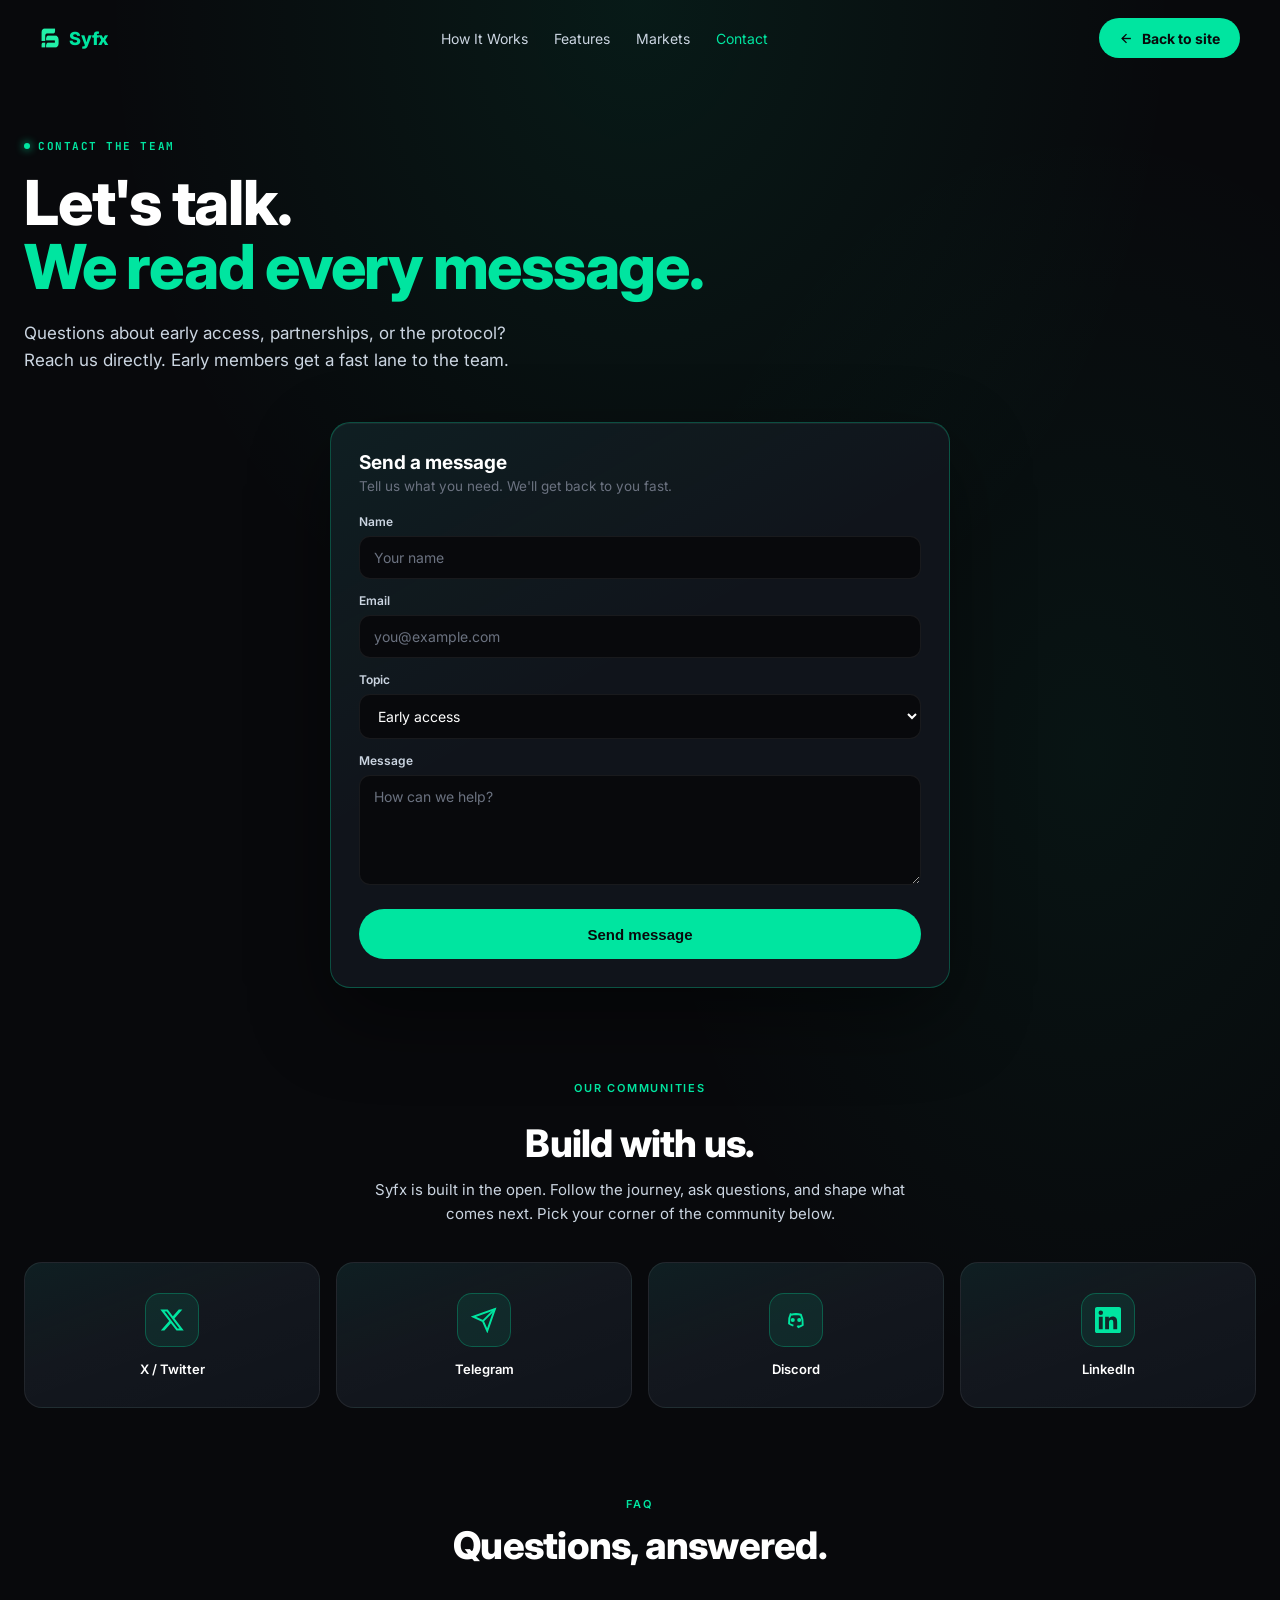
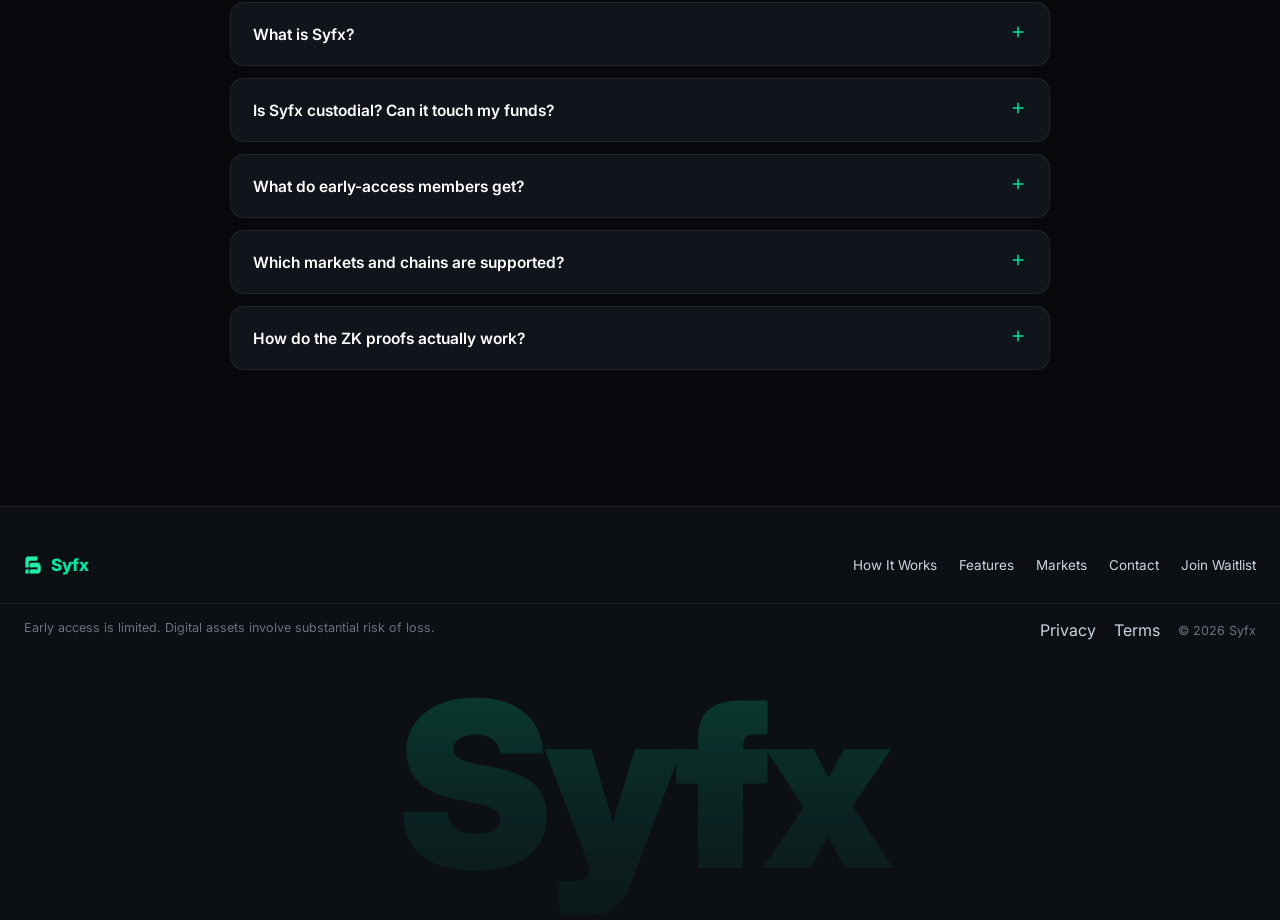
<file: contact.html>
<!-- @startingPoint section="Pages" subtitle="Syfx contact / reach-the-team page" viewport="1280x900" -->
<!DOCTYPE html>
<html lang="en">
<head>
<meta charset="utf-8" />
<meta name="viewport" content="width=device-width, initial-scale=1" />
<title>Contact | Syfx</title>
<link rel="icon" type="image/png" href="./assets/favicon.png" />
<meta property="og:title" content="Contact | Syfx" />
<meta property="og:description" content="Questions about early access, partnerships, or the protocol? Reach the Syfx team directly." />
<meta property="og:image" content="https://syfxfinance.com/assets/og-image.png" />
<meta property="og:url" content="https://syfxfinance.com/contact.html" />
<meta property="og:type" content="website" />
<meta name="twitter:card" content="summary_large_image" />
<meta name="twitter:image" content="https://syfxfinance.com/assets/og-image.png" />
<link rel="stylesheet" href="./styles.css" />
<style>
  :root {
    --k-page: #08090C; --k-surface: #0C0F14; --k-card: #10141B; --k-card-2: #0E1218;
    --k-border: rgba(255,255,255,0.07); --k-border-strong: rgba(255,255,255,0.10);
    --k-mint-border: rgba(0,229,160,0.28); --k-mint-tint: rgba(0,229,160,0.09);
  }
  html { overflow-x: clip; scrollbar-width: none; -ms-overflow-style: none; }
  html::-webkit-scrollbar { width: 0; height: 0; display: none; }
  * { box-sizing: border-box; }
  body { margin: 0; background:
      radial-gradient(60% 40% at 50% 0%, rgba(0,229,160,0.08), transparent 70%),
      radial-gradient(50% 36% at 85% 30%, rgba(0,229,160,0.05), transparent 70%),
      var(--k-page);
    color: var(--text-secondary); font-family: var(--font-sans); -webkit-font-smoothing: antialiased; }
  a { text-decoration: none; color: inherit; }

  /* nav */
  .nav { position: sticky; top: 0; z-index: 20; display: flex; align-items: center; justify-content: space-between;
    padding: 18px 40px;
    background: transparent; backdrop-filter: blur(0px); border-bottom: 1px solid transparent;
    transition: background .35s var(--ease-standard), backdrop-filter .35s var(--ease-standard), border-color .35s var(--ease-standard); }
  .nav.scrolled { background: rgba(8,9,12,0.86); backdrop-filter: blur(14px); border-bottom: 1px solid var(--k-border); }
  .nav-brand { display: flex; align-items: center; gap: 9px; }
  .nav-brand img { height: 22px; }
  .nav-brand b { color: var(--accent-mint); font-weight: 800; font-size: 18px; letter-spacing: -0.01em; }
  .nav-links { display: flex; gap: 26px; }
  .nav-links a { font-size: 14px; color: var(--text-secondary); transition: color .16s; }
  .nav-links a:hover, .nav-links a.on { color: var(--accent-mint); }
  .btn { display: inline-flex; align-items: center; gap: 8px; height: 40px; padding: 0 20px; border-radius: 50px;
    background: var(--accent-mint); color: #09090B; font-weight: 700; font-size: 14px; border: none; cursor: pointer;
    transition: background .18s, transform .12s; }
  .btn:hover { background: #00C487; }
  .btn:active { transform: scale(0.97); }
  @media (max-width: 700px) { .nav-links { display: none; } }

  /* hero */
  .wrap { max-width: 1320px; margin: 0 auto; padding: 56px 24px 96px; }
  .eyebrow { display: inline-flex; align-items: center; gap: 8px; font-family: var(--font-mono); font-size: 11px; font-weight: 700;
    letter-spacing: 0.14em; text-transform: uppercase; color: var(--accent-mint); }
  .dot { width: 6px; height: 6px; border-radius: 50%; background: var(--accent-mint); box-shadow: 0 0 8px var(--accent-mint); animation: blink 1.6s infinite; }
  @keyframes blink { 0%,100% { opacity: 1; } 50% { opacity: 0.3; } }
  h1 { font-size: clamp(36px, 6vw, 62px); font-weight: 800; line-height: 1.04; letter-spacing: -0.02em; color: #fff; margin: 18px 0 0; }
  h1 .mint { color: var(--accent-mint); }
  .lead { font-size: 17px; line-height: 1.6; color: var(--text-secondary); margin: 20px 0 0; max-width: 520px; }

  .form-wrap { max-width: 620px; margin: 48px auto 0; }
  @media (max-width: 860px) { .form-wrap { margin-top: 36px; } }

  /* our communities */
  .communities { margin-top: 88px; text-align: center; }
  .comm-head { max-width: 540px; margin: 0 auto 36px; }
  .comm-head h2 { font-size: clamp(26px, 4vw, 38px); font-weight: 800; line-height: 1.08; letter-spacing: -0.02em; color: #fff; margin: 14px 0 0; }
  .comm-head p { font-size: 15px; line-height: 1.6; color: var(--text-secondary); margin: 14px 0 0; }
  .comm-row { display: grid; grid-template-columns: repeat(4, 1fr); gap: 16px; }
  .comm { position: relative; display: flex; flex-direction: column; align-items: center; justify-content: center; gap: 14px;
    width: 100%; padding: 30px 16px; border-radius: 18px; overflow: hidden;
    background: linear-gradient(160deg, rgba(0,229,160,0.05), rgba(255,255,255,0.012) 45%, transparent), var(--k-card);
    border: 1px solid var(--k-border); transition: border-color .22s, transform .22s, box-shadow .22s; }
  .comm::after { content: ''; position: absolute; inset: -40% 0 auto 0; height: 80%;
    background: radial-gradient(60% 100% at 50% 0%, rgba(0,229,160,0.16), transparent 70%); opacity: 0; transition: opacity .25s; pointer-events: none; }
  .comm:hover { border-color: var(--k-mint-border); transform: translateY(-4px);
    box-shadow: 0 24px 50px rgba(0,0,0,0.4), 0 0 50px rgba(0,229,160,0.08); }
  .comm:hover::after { opacity: 1; }
  .comm-ico { position: relative; z-index: 1; width: 54px; height: 54px; border-radius: 15px; background: var(--k-mint-tint);
    border: 1px solid var(--k-mint-border); display: grid; place-items: center; color: var(--accent-mint); transition: transform .22s, box-shadow .22s; }
  .comm:hover .comm-ico { transform: scale(1.06); box-shadow: 0 0 28px rgba(0,229,160,0.25); }
  .comm-ico svg { width: 26px; height: 26px; }
  .comm-name { position: relative; z-index: 1; font-size: 13px; font-weight: 600; color: #fff; }
  @media (max-width: 640px) {
    .comm-row { gap: 8px; }
    .comm { padding: 16px 6px; gap: 8px; border-radius: 13px; }
    .comm-ico { width: 38px; height: 38px; border-radius: 11px; }
    .comm-ico svg { width: 18px; height: 18px; }
    .comm-name { font-size: 10.5px; }
  }
  @media (max-width: 420px) {
    .comm { padding: 12px 4px; }
    .comm-ico { width: 32px; height: 32px; }
    .comm-ico svg { width: 15px; height: 15px; }
    .comm-name { font-size: 9px; }
  }

  /* form card */
  .form-card { background: linear-gradient(150deg, rgba(0,229,160,0.05), transparent 45%), var(--k-card);
    border: 1px solid var(--k-mint-border); border-radius: 20px; padding: 28px;
    box-shadow: 0 30px 80px rgba(0,0,0,0.45), inset 0 1px 0 rgba(255,255,255,0.05); }
  .form-card h3 { margin: 0 0 4px; font-size: 19px; font-weight: 700; color: #fff; }
  .form-card .fc-sub { margin: 0 0 20px; font-size: 13.5px; color: var(--text-muted); }
  .field { margin-bottom: 14px; }
  .field label { display: block; font-size: 12px; font-weight: 600; color: var(--text-secondary); margin-bottom: 7px; }
  .field input, .field textarea, .field select { width: 100%; background: var(--k-page); border: 1px solid var(--k-border);
    border-radius: 11px; color: #fff; font-family: var(--font-sans); font-size: 14px; padding: 12px 14px; outline: none;
    transition: border-color .18s, box-shadow .18s; }
  .field textarea { resize: vertical; min-height: 110px; }
  .field input:focus, .field textarea:focus, .field select:focus { border-color: var(--accent-mint); box-shadow: 0 0 0 3px rgba(0,229,160,0.12); }
  .field input::placeholder, .field textarea::placeholder { color: var(--text-muted); }
  .form-card .btn { width: 100%; height: 50px; justify-content: center; margin-top: 6px; font-size: 15px; }
  .sent { text-align: center; padding: 18px 4px; }
  .sent .tick { width: 54px; height: 54px; border-radius: 50%; background: var(--k-mint-tint); border: 2px solid var(--accent-mint);
    display: grid; place-items: center; color: var(--accent-mint); margin: 0 auto 14px; box-shadow: 0 0 30px rgba(0,229,160,0.25); }
  .sent h3 { color: var(--accent-mint); font-size: 20px; }
  .sent p { font-size: 14px; color: var(--text-secondary); }

  /* FAQ */
  .faq { max-width: 820px; margin: 84px auto 0; }
  .faq-head { text-align: center; margin-bottom: 36px; }
  .faq-eyebrow { display: inline-block; font-size: 11px; font-weight: 600; letter-spacing: 0.16em; text-transform: uppercase; color: var(--accent-mint); margin-bottom: 14px; }
  .faq-head h2 { font-size: clamp(26px, 4vw, 38px); font-weight: 800; line-height: 1.08; letter-spacing: -0.02em; color: #fff; margin: 0; }
  .faq-list { display: flex; flex-direction: column; gap: 12px; }
  .faq-item { border: 1px solid var(--k-border); border-radius: 14px; background: var(--k-card); overflow: hidden; transition: border-color .2s; }
  .faq-item.open { border-color: var(--k-mint-border); }
  .faq-q { display: flex; align-items: center; justify-content: space-between; gap: 16px; width: 100%; text-align: left;
    padding: 20px 22px; background: none; border: none; cursor: pointer; font-family: var(--font-sans); font-size: 15.5px; font-weight: 600; color: #fff; }
  .faq-q .chev { flex-shrink: 0; color: var(--accent-mint); transition: transform .25s; }
  .faq-item.open .faq-q .chev { transform: rotate(45deg); }
  .faq-a { max-height: 0; overflow: hidden; transition: max-height .3s ease; }
  .faq-a p { margin: 0; padding: 0 22px 20px; font-size: 14px; line-height: 1.65; color: var(--text-secondary); }

  /* footer */
  .foot { position: relative; border-top: 1px solid var(--k-border); background: var(--k-surface); overflow: hidden; margin-top: 40px; }
  .foot-top { position: relative; z-index: 1; max-width: 1320px; margin: 0 auto; padding: 48px 24px 28px;
    display: flex; align-items: center; justify-content: space-between; gap: 20px; flex-wrap: wrap; }
  .foot-brand { display: flex; align-items: center; gap: 9px; }
  .foot-brand img { height: 20px; }
  .foot-brand b { color: var(--accent-mint); font-weight: 800; font-size: 17px; }
  .foot-nav { display: flex; gap: 22px; flex-wrap: wrap; }
  .foot-nav a { font-size: 13.5px; color: var(--text-secondary); transition: color .18s; }
  .foot-nav a:hover { color: var(--accent-mint); }
  .foot-bar { position: relative; z-index: 1; max-width: 1320px; margin: 0 auto; padding: 16px 24px;
    border-top: 1px solid var(--k-border); display: flex; justify-content: space-between; gap: 12px; flex-wrap: wrap; }
  .foot-bar span { font-size: 12.5px; color: var(--text-muted); }
  .foot-mark { position: relative; z-index: 0; text-align: center; font-family: var(--font-sans); font-weight: 900;
    font-size: clamp(78px, 18vw, 240px); line-height: 1.05; letter-spacing: -0.04em; user-select: none; pointer-events: none;
    margin: 8px 0 0; padding: 0 0 14px; overflow: hidden;
    background: linear-gradient(180deg, rgba(0,229,160,0.22) 0%, rgba(0,229,160,0.10) 55%, rgba(0,229,160,0.04) 100%);
    -webkit-background-clip: text; background-clip: text; -webkit-text-fill-color: transparent; color: transparent; }
  @media (max-width: 560px) {
    .wrap { padding: 40px 18px 72px; }
    .form-card { padding: 22px 20px; }
    .foot-top { flex-direction: column; align-items: flex-start; gap: 22px; }
  }
</style>
</head>
<body>
  <nav class="nav">
    <a class="nav-brand" href="index.html"><img src="./assets/syfx-mark.png" alt="Syfx" /><b>Syfx</b></a>
    <div class="nav-links">
      <a href="index.html#how">How It Works</a>
      <a href="index.html#features">Features</a>
      <a href="index.html#markets">Markets</a>
      <a href="contact.html" class="on">Contact</a>
    </div>
    <a class="btn" href="index.html"><svg width="15" height="15" viewBox="0 0 24 24" fill="none" stroke="currentColor" stroke-width="2.2"><path d="M19 12H5"/><path d="m12 19-7-7 7-7"/></svg>Back to site</a>
  </nav>

  <div class="wrap">
    <span class="eyebrow"><span class="dot"></span>CONTACT THE TEAM</span>
    <h1>Let's talk.<br /><span class="mint">We read every message.</span></h1>
    <p class="lead">Questions about early access, partnerships, or the protocol? Reach us directly. Early members get a fast lane to the team.</p>

    <div class="form-wrap">
      <div class="form-card" id="fcard">
        <h3>Send a message</h3>
        <p class="fc-sub">Tell us what you need. We'll get back to you fast.</p>
        <form id="cform">
          <div class="field"><label for="nm">Name</label><input id="nm" type="text" placeholder="Your name" required /></div>
          <div class="field"><label for="em">Email</label><input id="em" type="email" placeholder="you@example.com" required /></div>
          <div class="field"><label for="tp">Topic</label>
            <select id="tp"><option>Early access</option><option>Partnership</option><option>Press</option><option>Technical / protocol</option><option>Something else</option></select>
          </div>
          <div class="field"><label for="msg">Message</label><textarea id="msg" placeholder="How can we help?" required></textarea></div>
          <button class="btn" type="submit">Send message</button>
        </form>
      </div>
    </div>

    <section class="communities">
      <div class="comm-head">
        <span class="faq-eyebrow">OUR COMMUNITIES</span>
        <h2>Build with us.</h2>
        <p>Syfx is built in the open. Follow the journey, ask questions, and shape what comes next. Pick your corner of the community below.</p>
      </div>
      <div class="comm-row">
        <a class="comm" href="https://x.com/Syfx_ai" target="_blank" rel="noopener noreferrer" aria-label="X / Twitter">
          <span class="comm-ico"><svg viewBox="0 0 24 24" fill="currentColor"><path d="M18.244 2.25h3.308l-7.227 8.26 8.502 11.24H16.17l-5.214-6.817L4.99 21.75H1.68l7.73-8.835L1.254 2.25H8.08l4.713 6.231zm-1.161 17.52h1.833L7.084 4.126H5.117z"/></svg></span>
          <span class="comm-name">X / Twitter</span>
        </a>
        <a class="comm" href="https://t.me/+AnPKya5BjcQ1YThk" target="_blank" rel="noopener noreferrer" aria-label="Telegram">
          <span class="comm-ico"><svg viewBox="0 0 24 24" fill="none" stroke="currentColor" stroke-width="1.8"><path d="m22 2-7 20-4-9-9-4Z"/><path d="M22 2 11 13"/></svg></span>
          <span class="comm-name">Telegram</span>
        </a>
        <a class="comm" href="#" aria-label="Discord">
          <span class="comm-ico"><svg viewBox="0 0 24 24" fill="none" stroke="currentColor" stroke-width="1.8"><circle cx="9" cy="12" r="1"/><circle cx="15" cy="12" r="1"/><path d="M7.5 7.2A16 16 0 0 1 12 6.5a16 16 0 0 1 4.5.7c1.5 3 2 6 1.7 9.3a13 13 0 0 1-4 2 9 9 0 0 1-.8-1.3M9.6 17.2a13 13 0 0 1-4-2c-.3-3.3.2-6.3 1.7-9.3"/></svg></span>
          <span class="comm-name">Discord</span>
        </a>
        <a class="comm" href="https://www.linkedin.com/company/syfx-ai/" target="_blank" rel="noopener noreferrer" aria-label="LinkedIn">
          <span class="comm-ico"><svg viewBox="0 0 24 24" fill="currentColor"><path d="M20.45 20.45h-3.56v-5.57c0-1.33-.02-3.04-1.85-3.04-1.85 0-2.14 1.45-2.14 2.94v5.67H9.35V9h3.42v1.56h.05c.48-.9 1.64-1.85 3.37-1.85 3.6 0 4.27 2.37 4.27 5.46v6.28zM5.34 7.43a2.06 2.06 0 1 1 0-4.13 2.06 2.06 0 0 1 0 4.13zM7.12 20.45H3.56V9h3.56v11.45zM22.22 0H1.77C.79 0 0 .77 0 1.73v20.54C0 23.22.79 24 1.77 24h20.45c.98 0 1.78-.78 1.78-1.73V1.73C24 .77 23.2 0 22.22 0z"/></svg></span>
          <span class="comm-name">LinkedIn</span>
        </a>
      </div>
    </section>

    <section class="faq">
      <div class="faq-head">
        <span class="faq-eyebrow">FAQ</span>
        <h2>Questions, answered.</h2>
      </div>
      <div class="faq-list" id="faqList">
        <div class="faq-item">
          <button class="faq-q">What is Syfx?<span class="chev"><svg width="18" height="18" viewBox="0 0 24 24" fill="none" stroke="currentColor" stroke-width="2"><path d="M12 5v14M5 12h14"/></svg></span></button>
          <div class="faq-a"><p>Syfx is a verifiable AI operating system for traders. You build strategy in plain conversation, and every trade is backed by a triple-layer zero-knowledge proof before a single dollar moves, so you can verify the AI's work instead of trusting it blindly.</p></div>
        </div>
        <div class="faq-item">
          <button class="faq-q">Is Syfx custodial? Can it touch my funds?<span class="chev"><svg width="18" height="18" viewBox="0 0 24 24" fill="none" stroke="currentColor" stroke-width="2"><path d="M12 5v14M5 12h14"/></svg></span></button>
          <div class="faq-a"><p>No. Syfx is 100% non-custodial by architecture. Your capital lives in your own smart-contract vault. Syfx can never hold, move, or freeze your funds without a verified execution proof.</p></div>
        </div>
        <div class="faq-item">
          <button class="faq-q">What do early-access members get?<span class="chev"><svg width="18" height="18" viewBox="0 0 24 24" fill="none" stroke="currentColor" stroke-width="2"><path d="M12 5v14M5 12h14"/></svg></span></button>
          <div class="faq-a"><p>Priority access when Syfx goes live, plus Elite tier free for 30 days. Early access is limited. Joining the waitlist locks in your spot.</p></div>
        </div>
        <div class="faq-item">
          <button class="faq-q">Which markets and chains are supported?<span class="chev"><svg width="18" height="18" viewBox="0 0 24 24" fill="none" stroke="currentColor" stroke-width="2"><path d="M12 5v14M5 12h14"/></svg></span></button>
          <div class="faq-a"><p>Crypto spot and perps across Ethereum, Base, Arbitrum, Hyperliquid and Solana, plus forex and RWAs via Ostium and OANDA. Proofs are anchored on the 0G Network. More markets are added continuously.</p></div>
        </div>
        <div class="faq-item">
          <button class="faq-q">How do the ZK proofs actually work?<span class="chev"><svg width="18" height="18" viewBox="0 0 24 24" fill="none" stroke="currentColor" stroke-width="2"><path d="M12 5v14M5 12h14"/></svg></span></button>
          <div class="faq-a"><p>Before execution, Syfx runs three independent cryptographic proofs: that the market data was real, the AI reasoned correctly, and your exact rules were followed. If any one fails, the vault physically refuses to execute. It's enforced by code, not policy.</p></div>
        </div>
      </div>
    </section>
  </div>

  <footer class="foot">
    <div class="foot-top">
      <a class="foot-brand" href="index.html"><img src="./assets/syfx-mark.png" alt="" /><b>Syfx</b></a>
      <div class="foot-nav">
        <a href="index.html#how">How It Works</a>
        <a href="index.html#features">Features</a>
        <a href="index.html#markets">Markets</a>
        <a href="contact.html">Contact</a>
        <a href="waitlist.html">Join Waitlist</a>
      </div>
    </div>
    <div class="foot-bar">
      <span>Early access is limited. Digital assets involve substantial risk of loss.</span>
      <div style="display:flex; gap:18px; align-items:center;">
        <a href="privacy.html">Privacy</a>
        <a href="terms.html">Terms</a>
        <span>© 2026 Syfx</span>
      </div>
    </div>
    <div class="foot-mark" aria-hidden="true">Syfx</div>
  </footer>

  <script>
    function syfxReportHeight() {
      try { parent.postMessage({ type: 'syfx-h', h: document.body.scrollHeight }, '*'); } catch (e) {}
    }
    window.addEventListener('load', syfxReportHeight);
    window.addEventListener('resize', syfxReportHeight);
    setTimeout(syfxReportHeight, 300);
    var navEl = document.querySelector('.nav');
    function onNavScroll() { navEl.classList.toggle('scrolled', window.scrollY > 24); }
    onNavScroll();
    window.addEventListener('scroll', onNavScroll, { passive: true });
    document.querySelectorAll('.faq-q').forEach(function (q) {
      q.addEventListener('click', function () {
        var item = q.closest('.faq-item');
        var ans = item.querySelector('.faq-a');
        var isOpen = item.classList.contains('open');
        document.querySelectorAll('.faq-item.open').forEach(function (o) {
          o.classList.remove('open'); o.querySelector('.faq-a').style.maxHeight = null;
        });
        if (!isOpen) { item.classList.add('open'); ans.style.maxHeight = ans.scrollHeight + 'px'; }
        setTimeout(syfxReportHeight, 320);
      });
    });
    document.getElementById('cform').addEventListener('submit', function (e) {
      e.preventDefault();
      document.getElementById('fcard').innerHTML =
        '<div class="sent"><div class="tick"><svg width="26" height="26" viewBox="0 0 24 24" fill="none" stroke="currentColor" stroke-width="2.4"><path d="M20 6 9 17l-5-5"/></svg></div>' +
        '<h3>Message sent.</h3><p>Thanks for reaching out. We\'ll reply to your inbox shortly.</p></div>';
      setTimeout(syfxReportHeight, 50);
    });
  </script>
</body>
</html>
</file>
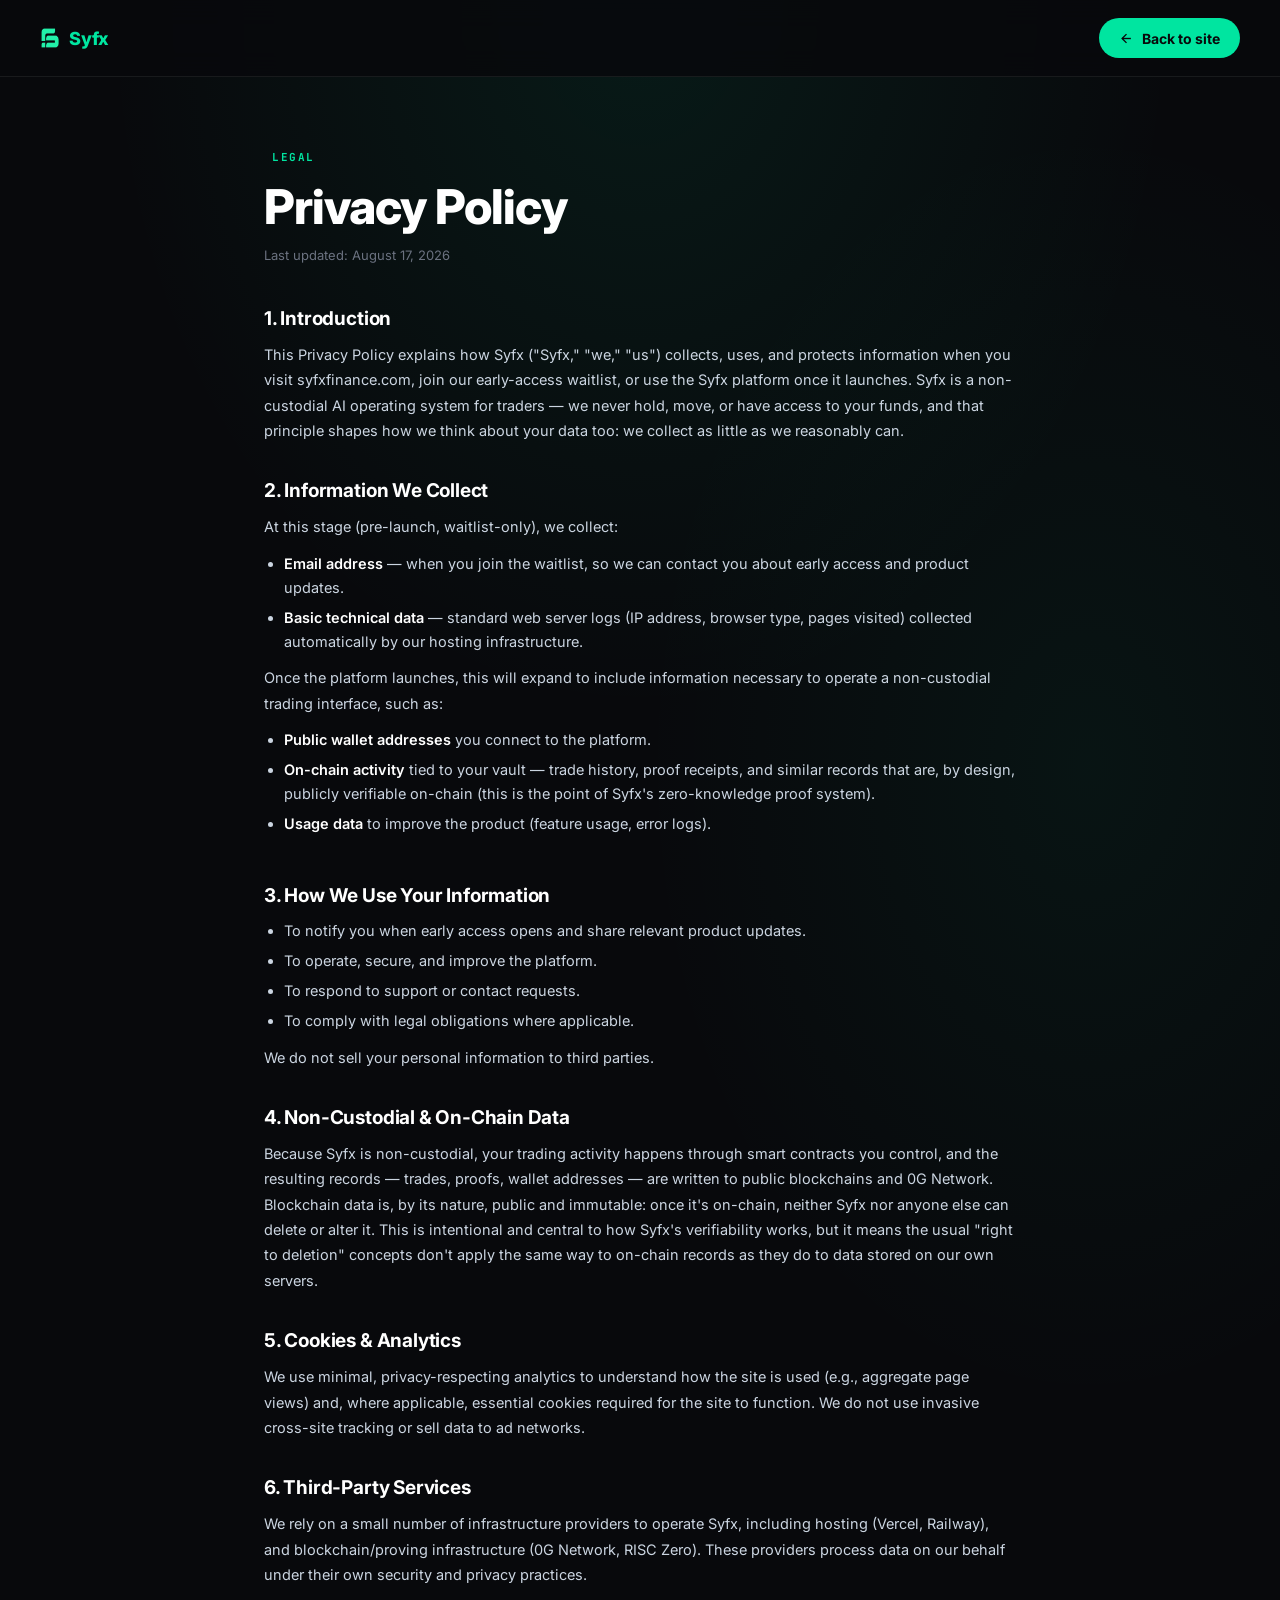
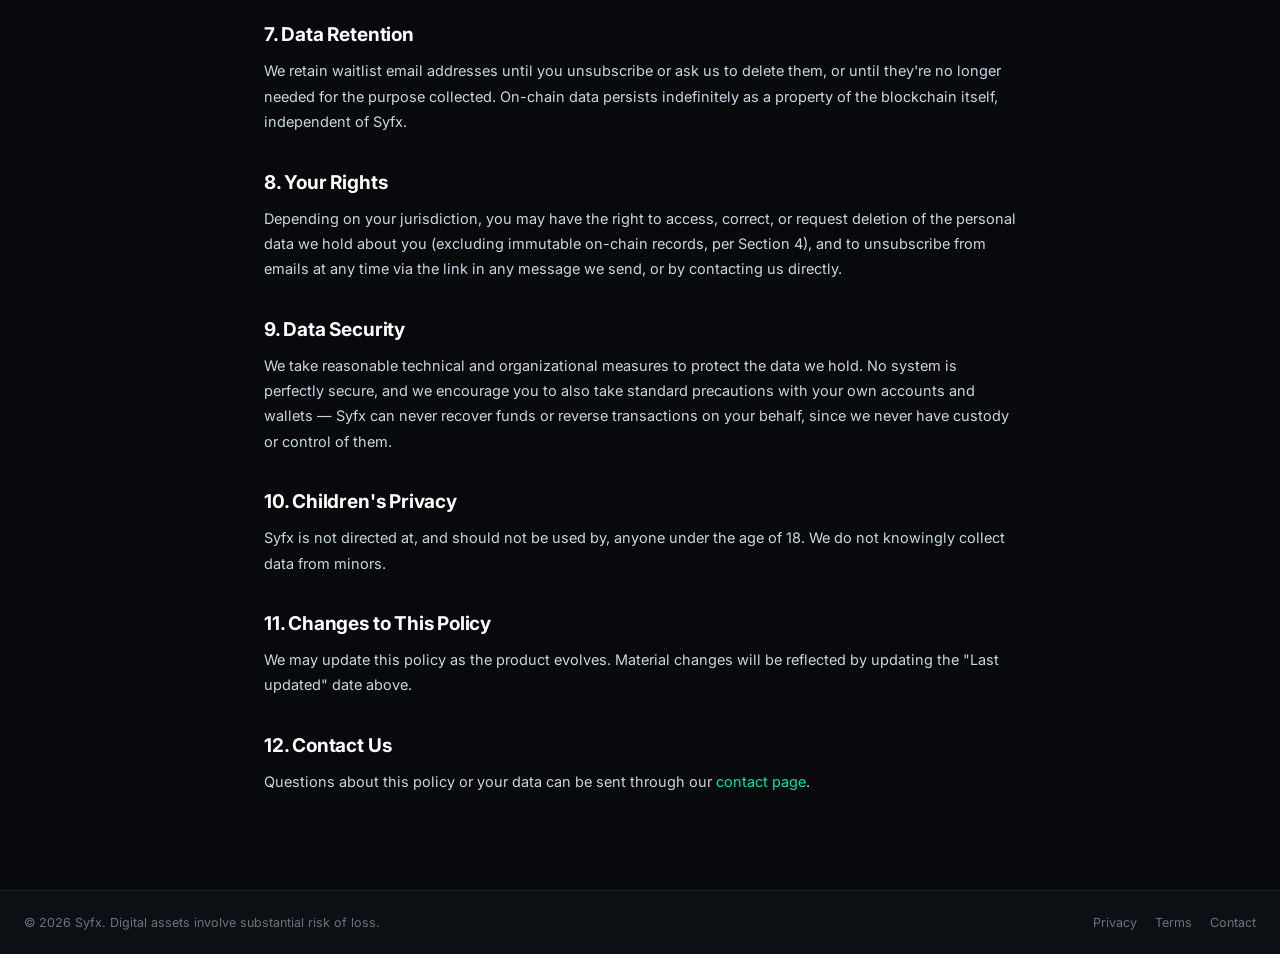
<file: privacy.html>
<!-- @startingPoint section="Pages" subtitle="Syfx privacy policy" viewport="1280x900" -->
<!DOCTYPE html>
<html lang="en">
<head>
<meta charset="utf-8" />
<meta name="viewport" content="width=device-width, initial-scale=1" />
<title>Privacy Policy | Syfx</title>
<link rel="icon" type="image/png" href="./assets/favicon.png" />
<meta property="og:title" content="Privacy Policy | Syfx" />
<meta property="og:description" content="How Syfx collects, uses, and protects your information." />
<meta property="og:image" content="https://syfxfinance.com/assets/og-image.png" />
<meta property="og:url" content="https://syfxfinance.com/privacy.html" />
<meta property="og:type" content="website" />
<meta name="twitter:card" content="summary_large_image" />
<meta name="twitter:image" content="https://syfxfinance.com/assets/og-image.png" />
<link rel="stylesheet" href="./styles.css" />
<style>
  :root {
    --k-page: #08090C; --k-surface: #0C0F14; --k-card: #10141B; --k-card-2: #0E1218;
    --k-border: rgba(255,255,255,0.07); --k-border-strong: rgba(255,255,255,0.10);
    --k-mint-border: rgba(0,229,160,0.28); --k-mint-tint: rgba(0,229,160,0.09);
  }
  html { overflow-x: clip; scrollbar-width: none; -ms-overflow-style: none; }
  html::-webkit-scrollbar { width: 0; height: 0; display: none; }
  * { box-sizing: border-box; }
  body { margin: 0; background:
      radial-gradient(60% 40% at 50% 0%, rgba(0,229,160,0.08), transparent 70%),
      radial-gradient(50% 36% at 85% 30%, rgba(0,229,160,0.05), transparent 70%),
      var(--k-page);
    color: var(--text-secondary); font-family: var(--font-sans); -webkit-font-smoothing: antialiased; }
  a { text-decoration: none; color: inherit; }

  .nav { position: sticky; top: 0; z-index: 20; display: flex; align-items: center; justify-content: space-between;
    padding: 18px 40px;
    background: rgba(8,9,12,0.86); backdrop-filter: blur(14px); border-bottom: 1px solid var(--k-border); }
  .nav-brand { display: flex; align-items: center; gap: 9px; }
  .nav-brand img { height: 22px; }
  .nav-brand b { color: var(--accent-mint); font-weight: 800; font-size: 18px; letter-spacing: -0.01em; }
  .btn { display: inline-flex; align-items: center; gap: 8px; height: 40px; padding: 0 20px; border-radius: 50px;
    background: var(--accent-mint); color: #09090B; font-weight: 700; font-size: 14px; border: none; cursor: pointer;
    transition: background .18s, transform .12s; }
  .btn:hover { background: #00C487; }
  .btn:active { transform: scale(0.97); }

  .wrap { max-width: 800px; margin: 0 auto; padding: 64px 24px 96px; }
  .eyebrow { display: inline-flex; align-items: center; gap: 8px; font-family: var(--font-mono); font-size: 11px; font-weight: 700;
    letter-spacing: 0.14em; text-transform: uppercase; color: var(--accent-mint); }
  h1 { font-size: clamp(32px, 5vw, 48px); font-weight: 800; line-height: 1.06; letter-spacing: -0.02em; color: #fff; margin: 18px 0 0; }
  .updated { font-size: 13px; color: var(--text-muted); margin: 14px 0 0; }

  .legal { margin-top: 44px; display: flex; flex-direction: column; gap: 36px; }
  .legal h2 { font-size: 19px; font-weight: 700; color: #fff; margin: 0 0 12px; letter-spacing: -0.01em; }
  .legal p { font-size: 14.5px; line-height: 1.75; color: var(--text-secondary); margin: 0 0 12px; }
  .legal p:last-child { margin-bottom: 0; }
  .legal ul { margin: 0 0 12px; padding-left: 20px; display: flex; flex-direction: column; gap: 6px; }
  .legal li { font-size: 14.5px; line-height: 1.65; color: var(--text-secondary); }
  .legal b { color: #fff; font-weight: 600; }
  .legal a.inline { color: var(--accent-mint); }
  .legal a.inline:hover { text-decoration: underline; }
  .note { background: var(--k-mint-tint); border: 1px solid var(--k-mint-border); border-radius: 12px; padding: 14px 16px;
    font-size: 13.5px; line-height: 1.6; color: var(--accent-mint); margin-top: 8px; }

  .foot { position: relative; border-top: 1px solid var(--k-border); background: var(--k-surface); }
  .foot-bar { max-width: 1320px; margin: 0 auto; padding: 24px; display: flex; justify-content: space-between;
    gap: 12px; flex-wrap: wrap; align-items: center; }
  .foot-bar span, .foot-bar a { font-size: 12.5px; color: var(--text-muted); }
  .foot-bar a:hover { color: var(--accent-mint); }
  .foot-links { display: flex; gap: 18px; }
  @media (max-width: 560px) { .wrap { padding: 44px 18px 72px; } }
</style>
</head>
<body>
  <nav class="nav">
    <a class="nav-brand" href="index.html"><img src="./assets/syfx-mark.png" alt="Syfx" /><b>Syfx</b></a>
    <a class="btn" href="index.html"><svg width="15" height="15" viewBox="0 0 24 24" fill="none" stroke="currentColor" stroke-width="2.2"><path d="M19 12H5"/><path d="m12 19-7-7 7-7"/></svg>Back to site</a>
  </nav>

  <div class="wrap">
    <span class="eyebrow"><span></span>LEGAL</span>
    <h1>Privacy Policy</h1>
    <p class="updated">Last updated: August 17, 2026</p>

    <div class="legal">
      <section>
        <h2>1. Introduction</h2>
        <p>This Privacy Policy explains how Syfx ("Syfx," "we," "us") collects, uses, and protects information when you visit syfxfinance.com, join our early-access waitlist, or use the Syfx platform once it launches. Syfx is a non-custodial AI operating system for traders — we never hold, move, or have access to your funds, and that principle shapes how we think about your data too: we collect as little as we reasonably can.</p>
      </section>

      <section>
        <h2>2. Information We Collect</h2>
        <p>At this stage (pre-launch, waitlist-only), we collect:</p>
        <ul>
          <li><b>Email address</b> — when you join the waitlist, so we can contact you about early access and product updates.</li>
          <li><b>Basic technical data</b> — standard web server logs (IP address, browser type, pages visited) collected automatically by our hosting infrastructure.</li>
        </ul>
        <p>Once the platform launches, this will expand to include information necessary to operate a non-custodial trading interface, such as:</p>
        <ul>
          <li><b>Public wallet addresses</b> you connect to the platform.</li>
          <li><b>On-chain activity</b> tied to your vault — trade history, proof receipts, and similar records that are, by design, publicly verifiable on-chain (this is the point of Syfx's zero-knowledge proof system).</li>
          <li><b>Usage data</b> to improve the product (feature usage, error logs).</li>
        </ul>
      </section>

      <section>
        <h2>3. How We Use Your Information</h2>
        <ul>
          <li>To notify you when early access opens and share relevant product updates.</li>
          <li>To operate, secure, and improve the platform.</li>
          <li>To respond to support or contact requests.</li>
          <li>To comply with legal obligations where applicable.</li>
        </ul>
        <p>We do not sell your personal information to third parties.</p>
      </section>

      <section>
        <h2>4. Non-Custodial &amp; On-Chain Data</h2>
        <p>Because Syfx is non-custodial, your trading activity happens through smart contracts you control, and the resulting records — trades, proofs, wallet addresses — are written to public blockchains and 0G Network. Blockchain data is, by its nature, public and immutable: once it's on-chain, neither Syfx nor anyone else can delete or alter it. This is intentional and central to how Syfx's verifiability works, but it means the usual "right to deletion" concepts don't apply the same way to on-chain records as they do to data stored on our own servers.</p>
      </section>

      <section>
        <h2>5. Cookies &amp; Analytics</h2>
        <p>We use minimal, privacy-respecting analytics to understand how the site is used (e.g., aggregate page views) and, where applicable, essential cookies required for the site to function. We do not use invasive cross-site tracking or sell data to ad networks.</p>
      </section>

      <section>
        <h2>6. Third-Party Services</h2>
        <p>We rely on a small number of infrastructure providers to operate Syfx, including hosting (Vercel, Railway), and blockchain/proving infrastructure (0G Network, RISC Zero). These providers process data on our behalf under their own security and privacy practices.</p>
      </section>

      <section>
        <h2>7. Data Retention</h2>
        <p>We retain waitlist email addresses until you unsubscribe or ask us to delete them, or until they're no longer needed for the purpose collected. On-chain data persists indefinitely as a property of the blockchain itself, independent of Syfx.</p>
      </section>

      <section>
        <h2>8. Your Rights</h2>
        <p>Depending on your jurisdiction, you may have the right to access, correct, or request deletion of the personal data we hold about you (excluding immutable on-chain records, per Section 4), and to unsubscribe from emails at any time via the link in any message we send, or by contacting us directly.</p>
      </section>

      <section>
        <h2>9. Data Security</h2>
        <p>We take reasonable technical and organizational measures to protect the data we hold. No system is perfectly secure, and we encourage you to also take standard precautions with your own accounts and wallets — Syfx can never recover funds or reverse transactions on your behalf, since we never have custody or control of them.</p>
      </section>

      <section>
        <h2>10. Children's Privacy</h2>
        <p>Syfx is not directed at, and should not be used by, anyone under the age of 18. We do not knowingly collect data from minors.</p>
      </section>

      <section>
        <h2>11. Changes to This Policy</h2>
        <p>We may update this policy as the product evolves. Material changes will be reflected by updating the "Last updated" date above.</p>
      </section>

      <section>
        <h2>12. Contact Us</h2>
        <p>Questions about this policy or your data can be sent through our <a class="inline" href="contact.html">contact page</a>.</p>
      </section>
    </div>
  </div>

  <footer class="foot">
    <div class="foot-bar">
      <span>© 2026 Syfx. Digital assets involve substantial risk of loss.</span>
      <div class="foot-links">
        <a href="privacy.html">Privacy</a>
        <a href="terms.html">Terms</a>
        <a href="contact.html">Contact</a>
      </div>
    </div>
  </footer>

  <script>
    function syfxReportHeight() {
      try { parent.postMessage({ type: 'syfx-h', h: document.body.scrollHeight }, '*'); } catch (e) {}
    }
    window.addEventListener('load', syfxReportHeight);
    window.addEventListener('resize', syfxReportHeight);
    setTimeout(syfxReportHeight, 300);
  </script>
</body>
</html>
</file>
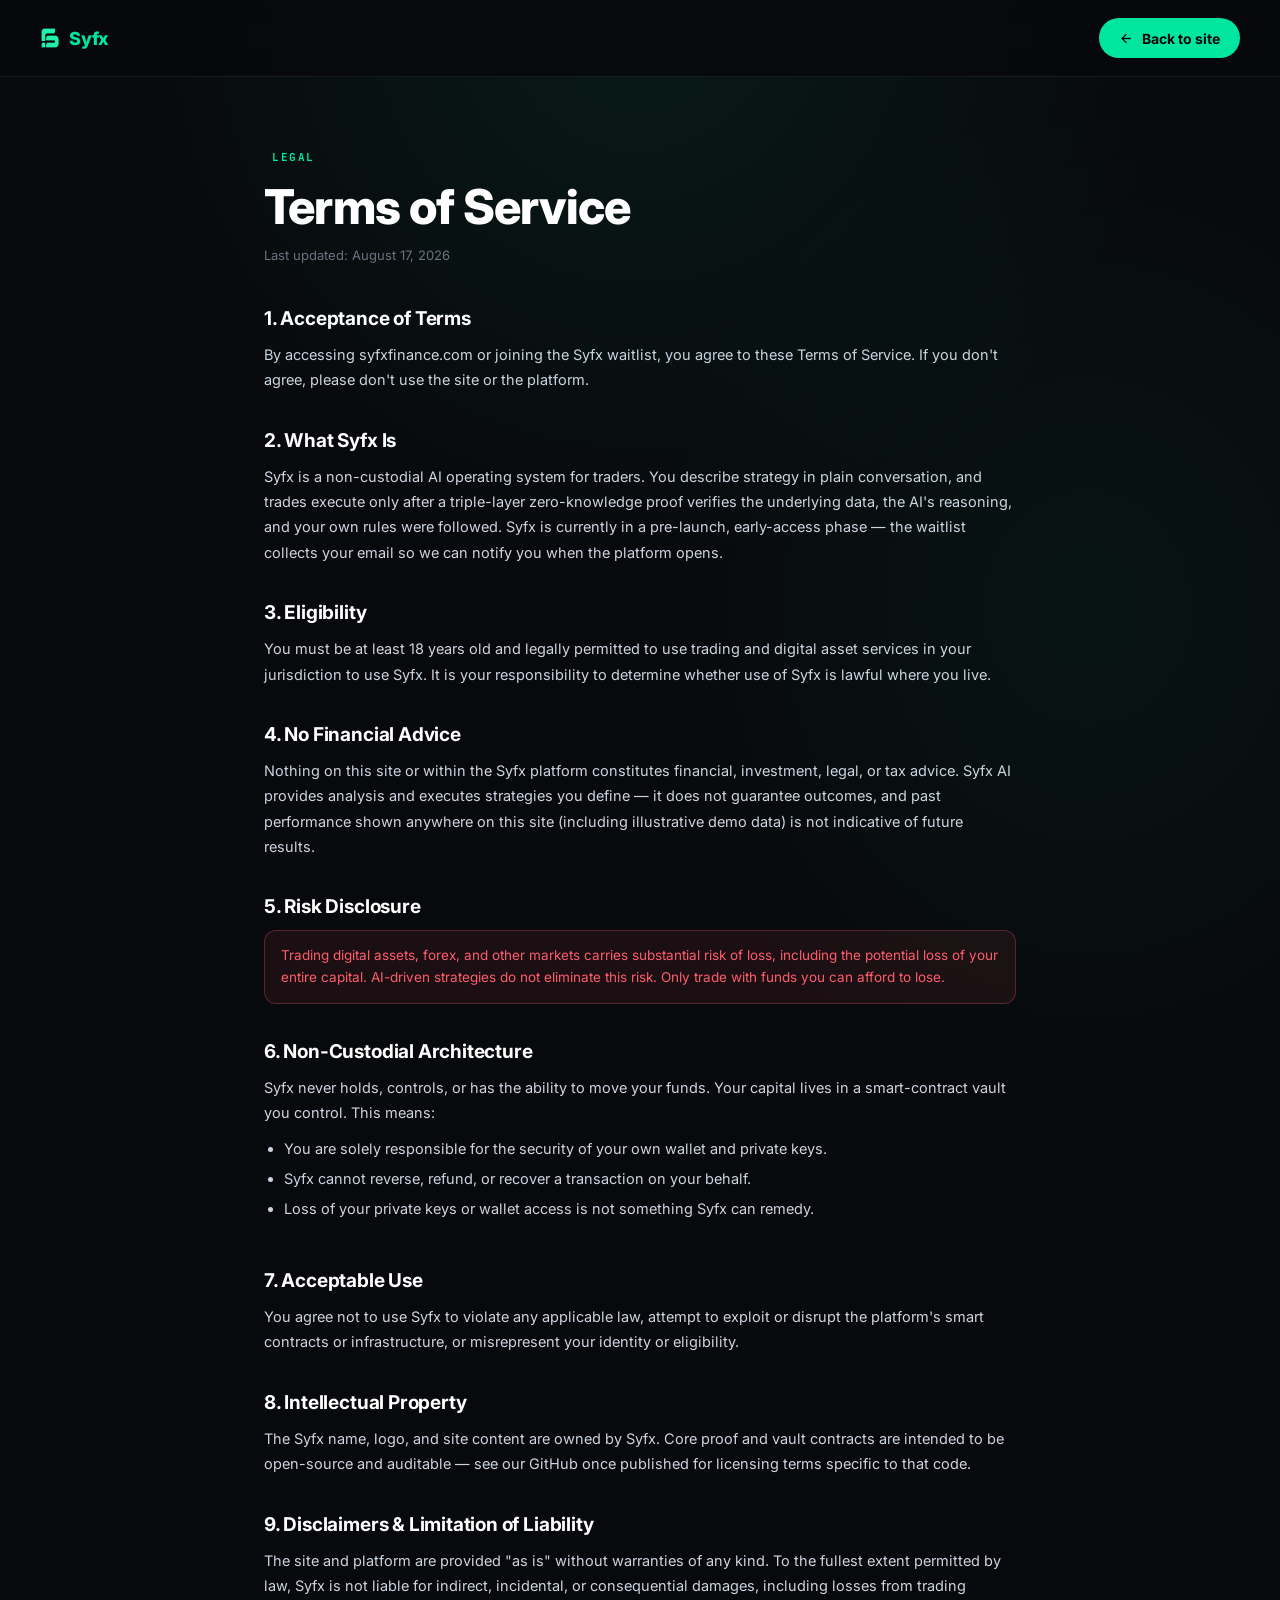
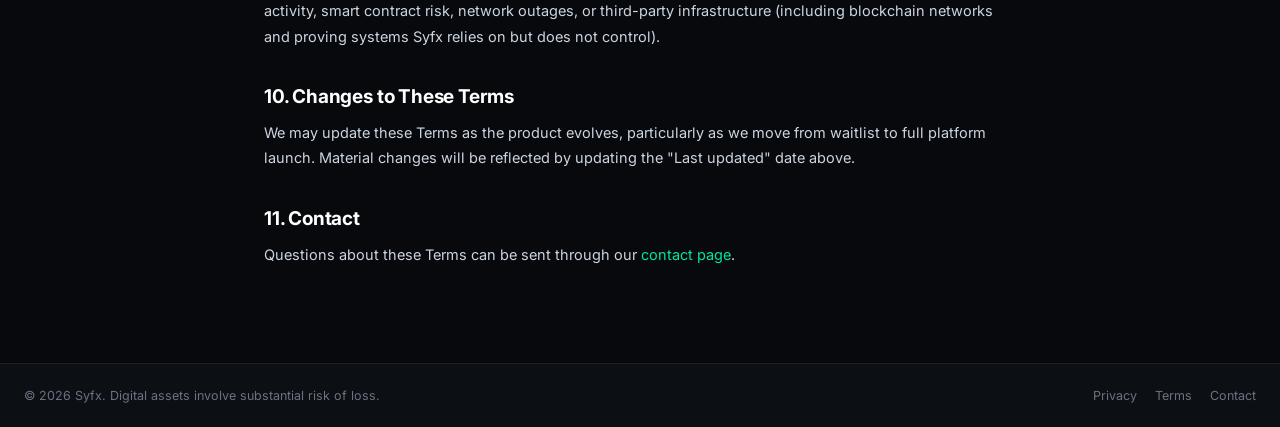
<file: terms.html>
<!-- @startingPoint section="Pages" subtitle="Syfx terms of service" viewport="1280x900" -->
<!DOCTYPE html>
<html lang="en">
<head>
<meta charset="utf-8" />
<meta name="viewport" content="width=device-width, initial-scale=1" />
<title>Terms of Service | Syfx</title>
<link rel="icon" type="image/png" href="./assets/favicon.png" />
<meta property="og:title" content="Terms of Service | Syfx" />
<meta property="og:description" content="The terms governing use of syfxfinance.com and the Syfx platform." />
<meta property="og:image" content="https://syfxfinance.com/assets/og-image.png" />
<meta property="og:url" content="https://syfxfinance.com/terms.html" />
<meta property="og:type" content="website" />
<meta name="twitter:card" content="summary_large_image" />
<meta name="twitter:image" content="https://syfxfinance.com/assets/og-image.png" />
<link rel="stylesheet" href="./styles.css" />
<style>
  :root {
    --k-page: #08090C; --k-surface: #0C0F14; --k-card: #10141B; --k-card-2: #0E1218;
    --k-border: rgba(255,255,255,0.07); --k-border-strong: rgba(255,255,255,0.10);
    --k-mint-border: rgba(0,229,160,0.28); --k-mint-tint: rgba(0,229,160,0.09);
  }
  html { overflow-x: clip; scrollbar-width: none; -ms-overflow-style: none; }
  html::-webkit-scrollbar { width: 0; height: 0; display: none; }
  * { box-sizing: border-box; }
  body { margin: 0; background:
      radial-gradient(60% 40% at 50% 0%, rgba(0,229,160,0.08), transparent 70%),
      radial-gradient(50% 36% at 85% 30%, rgba(0,229,160,0.05), transparent 70%),
      var(--k-page);
    color: var(--text-secondary); font-family: var(--font-sans); -webkit-font-smoothing: antialiased; }
  a { text-decoration: none; color: inherit; }

  .nav { position: sticky; top: 0; z-index: 20; display: flex; align-items: center; justify-content: space-between;
    padding: 18px 40px;
    background: rgba(8,9,12,0.86); backdrop-filter: blur(14px); border-bottom: 1px solid var(--k-border); }
  .nav-brand { display: flex; align-items: center; gap: 9px; }
  .nav-brand img { height: 22px; }
  .nav-brand b { color: var(--accent-mint); font-weight: 800; font-size: 18px; letter-spacing: -0.01em; }
  .btn { display: inline-flex; align-items: center; gap: 8px; height: 40px; padding: 0 20px; border-radius: 50px;
    background: var(--accent-mint); color: #09090B; font-weight: 700; font-size: 14px; border: none; cursor: pointer;
    transition: background .18s, transform .12s; }
  .btn:hover { background: #00C487; }
  .btn:active { transform: scale(0.97); }

  .wrap { max-width: 800px; margin: 0 auto; padding: 64px 24px 96px; }
  .eyebrow { display: inline-flex; align-items: center; gap: 8px; font-family: var(--font-mono); font-size: 11px; font-weight: 700;
    letter-spacing: 0.14em; text-transform: uppercase; color: var(--accent-mint); }
  h1 { font-size: clamp(32px, 5vw, 48px); font-weight: 800; line-height: 1.06; letter-spacing: -0.02em; color: #fff; margin: 18px 0 0; }
  .updated { font-size: 13px; color: var(--text-muted); margin: 14px 0 0; }

  .legal { margin-top: 44px; display: flex; flex-direction: column; gap: 36px; }
  .legal h2 { font-size: 19px; font-weight: 700; color: #fff; margin: 0 0 12px; letter-spacing: -0.01em; }
  .legal p { font-size: 14.5px; line-height: 1.75; color: var(--text-secondary); margin: 0 0 12px; }
  .legal p:last-child { margin-bottom: 0; }
  .legal ul { margin: 0 0 12px; padding-left: 20px; display: flex; flex-direction: column; gap: 6px; }
  .legal li { font-size: 14.5px; line-height: 1.65; color: var(--text-secondary); }
  .legal b { color: #fff; font-weight: 600; }
  .legal a.inline { color: var(--accent-mint); }
  .legal a.inline:hover { text-decoration: underline; }
  .warn { background: rgba(255,92,108,0.08); border: 1px solid rgba(255,92,108,0.28); border-radius: 12px; padding: 14px 16px;
    font-size: 13.5px; line-height: 1.6; color: #FF5C6C; margin-top: 8px; }

  .foot { position: relative; border-top: 1px solid var(--k-border); background: var(--k-surface); }
  .foot-bar { max-width: 1320px; margin: 0 auto; padding: 24px; display: flex; justify-content: space-between;
    gap: 12px; flex-wrap: wrap; align-items: center; }
  .foot-bar span, .foot-bar a { font-size: 12.5px; color: var(--text-muted); }
  .foot-bar a:hover { color: var(--accent-mint); }
  .foot-links { display: flex; gap: 18px; }
  @media (max-width: 560px) { .wrap { padding: 44px 18px 72px; } }
</style>
</head>
<body>
  <nav class="nav">
    <a class="nav-brand" href="index.html"><img src="./assets/syfx-mark.png" alt="Syfx" /><b>Syfx</b></a>
    <a class="btn" href="index.html"><svg width="15" height="15" viewBox="0 0 24 24" fill="none" stroke="currentColor" stroke-width="2.2"><path d="M19 12H5"/><path d="m12 19-7-7 7-7"/></svg>Back to site</a>
  </nav>

  <div class="wrap">
    <span class="eyebrow"><span></span>LEGAL</span>
    <h1>Terms of Service</h1>
    <p class="updated">Last updated: August 17, 2026</p>

    <div class="legal">
      <section>
        <h2>1. Acceptance of Terms</h2>
        <p>By accessing syfxfinance.com or joining the Syfx waitlist, you agree to these Terms of Service. If you don't agree, please don't use the site or the platform.</p>
      </section>

      <section>
        <h2>2. What Syfx Is</h2>
        <p>Syfx is a non-custodial AI operating system for traders. You describe strategy in plain conversation, and trades execute only after a triple-layer zero-knowledge proof verifies the underlying data, the AI's reasoning, and your own rules were followed. Syfx is currently in a pre-launch, early-access phase — the waitlist collects your email so we can notify you when the platform opens.</p>
      </section>

      <section>
        <h2>3. Eligibility</h2>
        <p>You must be at least 18 years old and legally permitted to use trading and digital asset services in your jurisdiction to use Syfx. It is your responsibility to determine whether use of Syfx is lawful where you live.</p>
      </section>

      <section>
        <h2>4. No Financial Advice</h2>
        <p>Nothing on this site or within the Syfx platform constitutes financial, investment, legal, or tax advice. Syfx AI provides analysis and executes strategies you define — it does not guarantee outcomes, and past performance shown anywhere on this site (including illustrative demo data) is not indicative of future results.</p>
      </section>

      <section>
        <h2>5. Risk Disclosure</h2>
        <div class="warn">Trading digital assets, forex, and other markets carries substantial risk of loss, including the potential loss of your entire capital. AI-driven strategies do not eliminate this risk. Only trade with funds you can afford to lose.</div>
      </section>

      <section>
        <h2>6. Non-Custodial Architecture</h2>
        <p>Syfx never holds, controls, or has the ability to move your funds. Your capital lives in a smart-contract vault you control. This means:</p>
        <ul>
          <li>You are solely responsible for the security of your own wallet and private keys.</li>
          <li>Syfx cannot reverse, refund, or recover a transaction on your behalf.</li>
          <li>Loss of your private keys or wallet access is not something Syfx can remedy.</li>
        </ul>
      </section>

      <section>
        <h2>7. Acceptable Use</h2>
        <p>You agree not to use Syfx to violate any applicable law, attempt to exploit or disrupt the platform's smart contracts or infrastructure, or misrepresent your identity or eligibility.</p>
      </section>

      <section>
        <h2>8. Intellectual Property</h2>
        <p>The Syfx name, logo, and site content are owned by Syfx. Core proof and vault contracts are intended to be open-source and auditable — see our GitHub once published for licensing terms specific to that code.</p>
      </section>

      <section>
        <h2>9. Disclaimers &amp; Limitation of Liability</h2>
        <p>The site and platform are provided "as is" without warranties of any kind. To the fullest extent permitted by law, Syfx is not liable for indirect, incidental, or consequential damages, including losses from trading activity, smart contract risk, network outages, or third-party infrastructure (including blockchain networks and proving systems Syfx relies on but does not control).</p>
      </section>

      <section>
        <h2>10. Changes to These Terms</h2>
        <p>We may update these Terms as the product evolves, particularly as we move from waitlist to full platform launch. Material changes will be reflected by updating the "Last updated" date above.</p>
      </section>

      <section>
        <h2>11. Contact</h2>
        <p>Questions about these Terms can be sent through our <a class="inline" href="contact.html">contact page</a>.</p>
      </section>
    </div>
  </div>

  <footer class="foot">
    <div class="foot-bar">
      <span>© 2026 Syfx. Digital assets involve substantial risk of loss.</span>
      <div class="foot-links">
        <a href="privacy.html">Privacy</a>
        <a href="terms.html">Terms</a>
        <a href="contact.html">Contact</a>
      </div>
    </div>
  </footer>

  <script>
    function syfxReportHeight() {
      try { parent.postMessage({ type: 'syfx-h', h: document.body.scrollHeight }, '*'); } catch (e) {}
    }
    window.addEventListener('load', syfxReportHeight);
    window.addEventListener('resize', syfxReportHeight);
    setTimeout(syfxReportHeight, 300);
  </script>
</body>
</html>
</file>
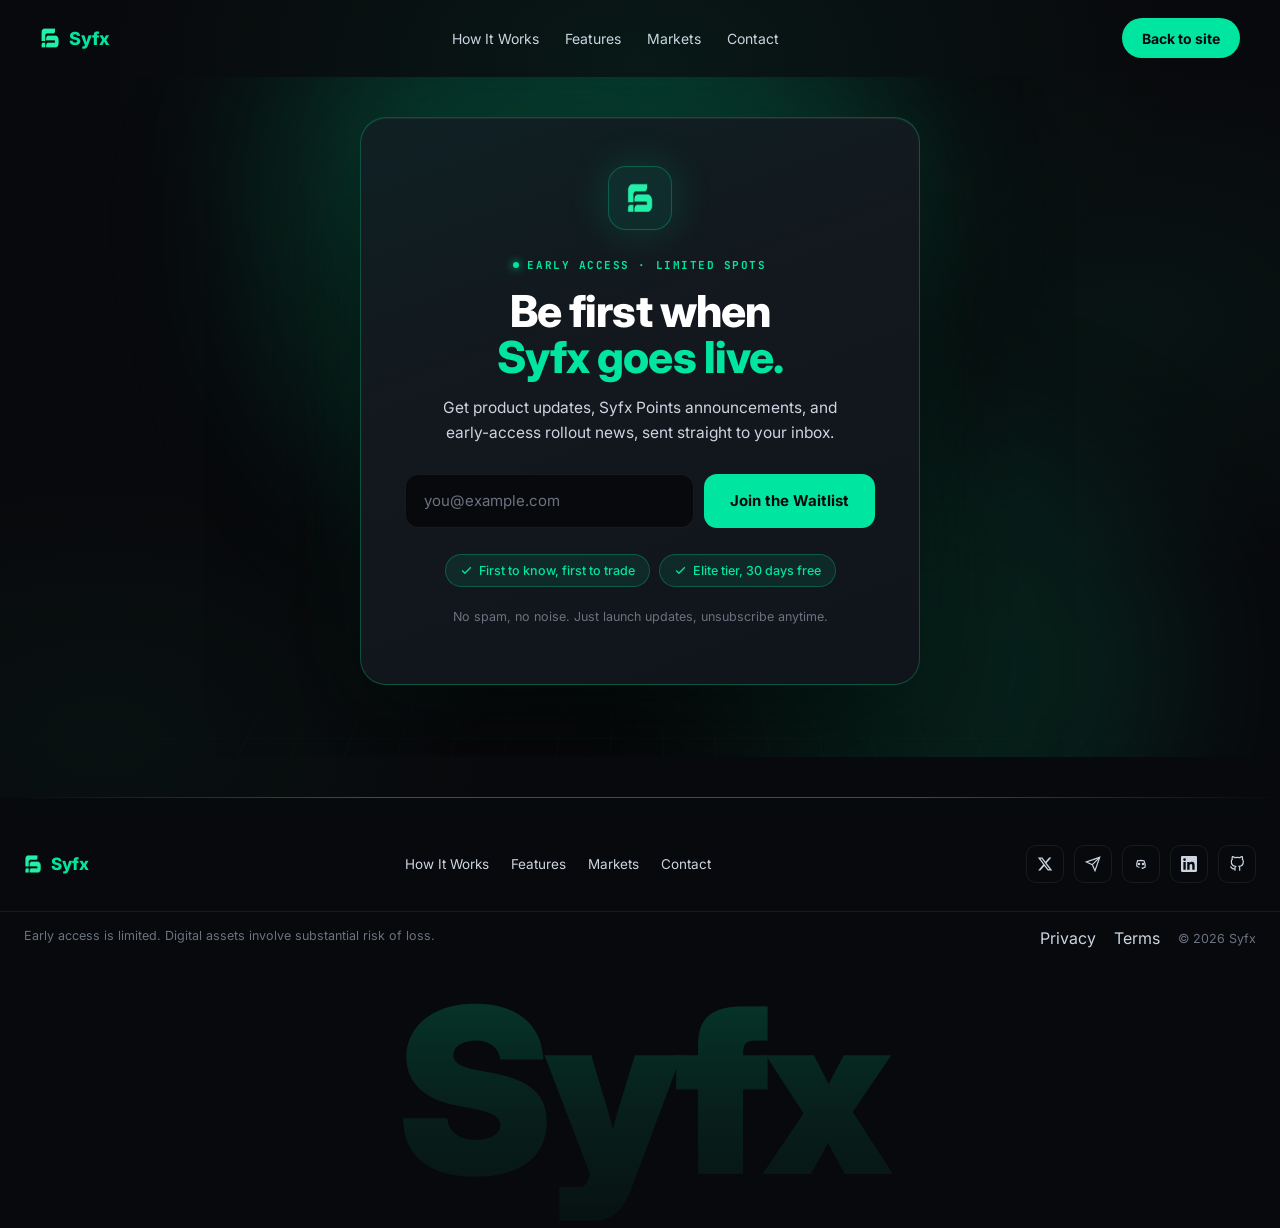
<file: waitlist.html>
<!-- @startingPoint section="Pages" subtitle="Syfx waitlist join page — 3D" viewport="1280x900" -->
<!DOCTYPE html>
<html lang="en">
<head>
<meta charset="utf-8" />
<meta name="viewport" content="width=device-width, initial-scale=1" />
<title>Join the Waitlist | Syfx</title>
<link rel="icon" type="image/png" href="./assets/favicon.png" />
<meta property="og:title" content="Join the Waitlist | Syfx" />
<meta property="og:description" content="Be first when Syfx goes live. Join the early-access waitlist for the verifiable AI trading OS." />
<meta property="og:image" content="https://syfxfinance.com/assets/og-image.png" />
<meta property="og:url" content="https://syfxfinance.com/waitlist.html" />
<meta property="og:type" content="website" />
<meta name="twitter:card" content="summary_large_image" />
<meta name="twitter:image" content="https://syfxfinance.com/assets/og-image.png" />
<link rel="stylesheet" href="./styles.css" />
<style>
  :root {
    --k-page: #08090C; --k-surface: #0C0F14; --k-card: #10141B; --k-card-2: #0E1218;
    --k-border: rgba(255,255,255,0.07); --k-border-strong: rgba(255,255,255,0.10);
    --k-mint-border: rgba(0,229,160,0.28); --k-mint-tint: rgba(0,229,160,0.09);
  }
  * { box-sizing: border-box; }
  html { overflow-x: clip; scrollbar-width: none; -ms-overflow-style: none; }
  html::-webkit-scrollbar { width: 0; height: 0; display: none; }
  body { margin: 0; background:
      radial-gradient(60% 38% at 50% 5%, rgba(0,229,160,0.07), transparent 70%),
      radial-gradient(48% 30% at 88% 26%, rgba(0,229,160,0.05), transparent 70%),
      radial-gradient(44% 30% at 8% 60%, rgba(0,196,135,0.045), transparent 70%),
      radial-gradient(50% 34% at 70% 92%, rgba(0,229,160,0.05), transparent 70%),
      var(--k-page);
    color: var(--text-secondary); font-family: var(--font-sans);
    -webkit-font-smoothing: antialiased; }
  a { text-decoration: none; color: inherit; }

  /* nav */
  .nav { position: sticky; top: 0; z-index: 20; display: flex; align-items: center; justify-content: space-between;
    padding: 18px 40px;
    background: transparent; backdrop-filter: blur(0px); border-bottom: 1px solid transparent;
    transition: background .35s var(--ease-standard), backdrop-filter .35s var(--ease-standard), border-color .35s var(--ease-standard); }
  .nav.scrolled { background: rgba(8,9,12,0.86); backdrop-filter: blur(14px); border-bottom: 1px solid var(--k-border); }
  .nav-brand { display: flex; align-items: center; gap: 9px; }
  .nav-brand img { height: 22px; }
  .nav-brand b { color: var(--accent-mint); font-weight: 800; font-size: 18px; }
  .nav-links { display: flex; gap: 26px; }
  .nav-links a { font-size: 14px; color: var(--text-secondary); transition: color .16s; }
  .nav-links a:hover { color: var(--accent-mint); }
  .btn { display: inline-flex; align-items: center; justify-content: center; gap: 8px; height: 40px; padding: 0 20px;
    border-radius: 50px; background: var(--accent-mint); color: #09090B; font-weight: 700; font-size: 14px; border: none;
    cursor: pointer; transition: background .18s, transform .12s; font-family: var(--font-sans); }
  .btn:hover { background: #00C487; } .btn:active { transform: scale(0.97); }
  @media (max-width: 700px) { .nav-links { display: none; } }

  /* 3D stage */
  .stage { position: relative; min-height: auto; display: grid; place-items: start center; padding: 40px 24px 72px;
    perspective: 1600px; overflow: hidden; }
  .orb { position: absolute; border-radius: 50%; filter: blur(80px); pointer-events: none; z-index: 0; }
  .orb.a { width: 620px; height: 620px; background: rgba(0,229,160,0.16); top: -160px; left: 50%; transform: translateX(-60%);
    animation: float1 9s ease-in-out infinite; }
  .orb.b { width: 460px; height: 460px; background: rgba(0,229,160,0.10); bottom: -140px; right: 8%;
    animation: float2 11s ease-in-out infinite; }
  @keyframes float1 { 0%,100% { transform: translateX(-60%) scale(1); opacity: .8; } 50% { transform: translateX(-52%) scale(1.12); opacity: 1; } }
  @keyframes float2 { 0%,100% { transform: translateY(0) scale(1); opacity: .7; } 50% { transform: translateY(-30px) scale(1.1); opacity: 1; } }
  /* faint grid floor for depth */
  .floor { position: absolute; left: 50%; bottom: -6%; width: 180%; height: 60%; transform: translateX(-50%) rotateX(74deg);
    transform-origin: bottom center; z-index: 0; pointer-events: none; opacity: 0.5;
    background-image: linear-gradient(rgba(0,229,160,0.10) 1px, transparent 1px), linear-gradient(90deg, rgba(0,229,160,0.10) 1px, transparent 1px);
    background-size: 56px 56px; -webkit-mask-image: radial-gradient(60% 80% at 50% 100%, #000, transparent 75%);
            mask-image: radial-gradient(60% 80% at 50% 100%, #000, transparent 75%); }

  .card { position: relative; z-index: 2; width: 100%; max-width: 560px; text-align: center;
    background: linear-gradient(160deg, rgba(0,229,160,0.06), rgba(255,255,255,0.012) 45%, transparent), var(--k-card);
    border: 1px solid var(--k-mint-border); border-radius: 26px; padding: 48px 44px;
    box-shadow: 0 50px 130px rgba(0,0,0,0.6), inset 0 1px 0 rgba(255,255,255,0.06), 0 0 90px rgba(0,229,160,0.08); }
  .logo-badge { width: 64px; height: 64px; border-radius: 18px; background: var(--k-mint-tint); border: 1px solid var(--k-mint-border);
    display: grid; place-items: center; margin: 0 auto 22px; box-shadow: 0 0 40px rgba(0,229,160,0.18);
    animation: bob 4s ease-in-out infinite; }
  .logo-badge img { height: 32px; }
  @keyframes bob { 0%,100% { transform: translateY(0); } 50% { transform: translateY(-6px); } }
  .eyebrow { display: inline-flex; align-items: center; gap: 8px; font-family: var(--font-mono); font-size: 11px; font-weight: 700;
    letter-spacing: 0.14em; text-transform: uppercase; color: var(--accent-mint); margin-bottom: 16px; }
  .dot { width: 6px; height: 6px; border-radius: 50%; background: var(--accent-mint); box-shadow: 0 0 8px var(--accent-mint); animation: blink 1.6s infinite; }
  @keyframes blink { 0%,100% { opacity: 1; } 50% { opacity: 0.3; } }
  h1 { font-size: clamp(30px, 5vw, 44px); font-weight: 800; line-height: 1.05; letter-spacing: -0.02em; color: #fff; margin: 0; }
  h1 .mint { color: var(--accent-mint); }
  .sub { font-size: 15.5px; line-height: 1.6; color: var(--text-secondary); margin: 16px auto 0; max-width: 420px; }

  form { margin-top: 28px; display: flex; flex-direction: column; gap: 12px; }
  .input-row { display: flex; gap: 10px; }
  input[type=email] { flex: 1; min-width: 0; height: 54px; padding: 0 18px; background: var(--k-page); border: 1px solid var(--k-border);
    border-radius: 13px; color: #fff; font-family: var(--font-sans); font-size: 15px; outline: none; transition: border-color .18s, box-shadow .18s; }
  input[type=email]::placeholder { color: var(--text-muted); }
  input[type=email]:focus { border-color: var(--accent-mint); box-shadow: 0 0 0 3px rgba(0,229,160,0.12); }
  .join { height: 54px; padding: 0 26px; border-radius: 13px; font-size: 15px; }
  .pills { display: flex; flex-wrap: wrap; justify-content: center; gap: 9px; margin-top: 26px; }
  .pill { display: inline-flex; align-items: center; gap: 6px; padding: 8px 14px; background: var(--k-mint-tint);
    border: 1px solid var(--k-mint-border); border-radius: 50px; font-size: 12.5px; font-weight: 500; color: var(--accent-mint); }
  .pill svg { width: 13px; height: 13px; }
  .fine { font-size: 12.5px; color: var(--text-muted); margin-top: 22px; }
  .fine b { color: var(--text-secondary); font-family: var(--font-mono); }
  .counters { display: flex; justify-content: center; gap: 28px; margin-top: 26px; padding-top: 24px; border-top: 1px solid var(--k-border); }
  .counter .n { font-family: var(--font-mono); font-size: 22px; font-weight: 800; color: #fff; letter-spacing: -0.02em; }
  .counter .l { font-size: 11px; color: var(--text-muted); text-transform: uppercase; letter-spacing: 0.08em; margin-top: 3px; }
  .counter .n.mint { color: var(--accent-mint); }

  /* FAQ */
  .faq { max-width: 760px; margin: 0 auto; padding: 20px 24px 90px; }
  .faq-head { text-align: center; margin-bottom: 32px; }
  .faq-eyebrow { display: inline-block; font-size: 11px; font-weight: 600; letter-spacing: 0.16em; text-transform: uppercase; color: var(--accent-mint); margin-bottom: 12px; }
  .faq-head h2 { font-size: clamp(26px, 4vw, 36px); font-weight: 800; line-height: 1.08; letter-spacing: -0.02em; color: #fff; margin: 0; }
  .faq-list { display: flex; flex-direction: column; gap: 12px; }
  .faq-item { border: 1px solid var(--k-border); border-radius: 14px; overflow: hidden; transition: border-color .2s;
    background: linear-gradient(160deg, rgba(255,255,255,0.03), transparent), var(--k-card); }
  .faq-item.open { border-color: var(--k-mint-border); }
  .faq-q { display: flex; align-items: center; justify-content: space-between; gap: 16px; width: 100%; text-align: left;
    padding: 19px 22px; background: none; border: none; cursor: pointer; font-family: var(--font-sans); font-size: 15.5px; font-weight: 600; color: #fff; }
  .faq-q .chev { flex-shrink: 0; color: var(--accent-mint); transition: transform .25s; }
  .faq-item.open .faq-q .chev { transform: rotate(45deg); }
  .faq-a { max-height: 0; overflow: hidden; transition: max-height .3s ease; }
  .faq-a p { margin: 0; padding: 0 22px 19px; font-size: 14px; line-height: 1.65; color: var(--text-secondary); }

  /* our communities */
  .communities { max-width: 760px; margin: 0 auto; padding: 10px 24px 30px; text-align: center; }
  .comm-head { max-width: 540px; margin: 0 auto 32px; }
  .comm-head h2 { font-size: clamp(26px, 4vw, 36px); font-weight: 800; line-height: 1.08; letter-spacing: -0.02em; color: #fff; margin: 12px 0 0; }
  .comm-head p { font-size: 15px; line-height: 1.6; color: var(--text-secondary); margin: 14px 0 0; }
  .comm-row { display: grid; grid-template-columns: repeat(4, 1fr); gap: 16px; }
  .comm { position: relative; display: flex; flex-direction: column; align-items: center; justify-content: center; gap: 14px;
    width: 100%; padding: 30px 16px; border-radius: 18px; overflow: hidden;
    background: linear-gradient(160deg, rgba(0,229,160,0.05), rgba(255,255,255,0.012) 45%, transparent), var(--k-card);
    border: 1px solid var(--k-border); transition: border-color .22s, transform .22s, box-shadow .22s; }
  .comm::after { content: ''; position: absolute; inset: -40% 0 auto 0; height: 80%;
    background: radial-gradient(60% 100% at 50% 0%, rgba(0,229,160,0.16), transparent 70%); opacity: 0; transition: opacity .25s; pointer-events: none; }
  .comm:hover { border-color: var(--k-mint-border); transform: translateY(-4px);
    box-shadow: 0 24px 50px rgba(0,0,0,0.4), 0 0 50px rgba(0,229,160,0.08); }
  .comm:hover::after { opacity: 1; }
  .comm-ico { position: relative; z-index: 1; width: 54px; height: 54px; border-radius: 15px; background: var(--k-mint-tint);
    border: 1px solid var(--k-mint-border); display: grid; place-items: center; color: var(--accent-mint); transition: transform .22s, box-shadow .22s; }
  .comm:hover .comm-ico { transform: scale(1.06); box-shadow: 0 0 28px rgba(0,229,160,0.25); }
  .comm-ico svg { width: 26px; height: 26px; }
  .comm-name { position: relative; z-index: 1; font-size: 13px; font-weight: 600; color: #fff; }
  @media (max-width: 640px) {
    .comm-row { gap: 8px; }
    .comm { padding: 16px 6px; gap: 8px; border-radius: 13px; }
    .comm-ico { width: 38px; height: 38px; border-radius: 11px; }
    .comm-ico svg { width: 18px; height: 18px; }
    .comm-name { font-size: 10.5px; }
  }
  @media (max-width: 420px) {
    .comm { padding: 12px 4px; }
    .comm-ico { width: 32px; height: 32px; }
    .comm-ico svg { width: 15px; height: 15px; }
    .comm-name { font-size: 9px; }
  }

  /* success */
  .ok { animation: okIn .5s ease both; }
  @keyframes okIn { from { opacity: 0; transform: scale(0.96); } to { opacity: 1; transform: none; } }
  .ok .tick { width: 66px; height: 66px; border-radius: 50%; background: var(--k-mint-tint); border: 2px solid var(--accent-mint);
    display: grid; place-items: center; color: var(--accent-mint); margin: 0 auto 18px; box-shadow: 0 0 40px rgba(0,229,160,0.3); }
  .ok h2 { font-size: 26px; font-weight: 800; color: var(--accent-mint); margin: 0; }
  .ok p { font-size: 15px; color: var(--text-secondary); margin: 10px 0 0; }
  .ok .pos { margin-top: 20px; font-size: 14px; color: var(--text-muted); }
  .ok .pos b { color: var(--accent-mint); font-family: var(--font-mono); font-size: 18px; }
  .ok .share { display: flex; gap: 10px; justify-content: center; margin-top: 22px; }
  .ok .share button { display: inline-flex; align-items: center; gap: 7px; height: 44px; padding: 0 18px; background: transparent;
    border: 1px solid var(--k-border); border-radius: 50px; color: var(--text-secondary); font-family: var(--font-sans);
    font-size: 13px; font-weight: 600; cursor: pointer; transition: border-color .18s, color .18s; }
  .ok .share button:hover { border-color: var(--accent-mint); color: var(--accent-mint); }

  /* footer (shared style) */
  .foot { position: relative; border-top: none; background: var(--k-page); overflow: hidden; margin-top: 40px; }
  .foot::before { content: ''; position: absolute; top: 0; left: 0; right: 0; height: 1px;
    background: linear-gradient(90deg, transparent, rgba(0,229,160,0.45) 30%, rgba(0,229,160,0.45) 70%, transparent);
    box-shadow: 0 0 16px rgba(0,229,160,0.25); }
  .foot-top { position: relative; z-index: 1; max-width: 1320px; margin: 0 auto; padding: 48px 24px 28px;
    display: flex; align-items: center; justify-content: space-between; gap: 20px; flex-wrap: wrap; }
  .foot-brand { display: flex; align-items: center; gap: 9px; }
  .foot-brand img { height: 20px; } .foot-brand b { color: var(--accent-mint); font-weight: 800; font-size: 17px; }
  .foot-social { display: flex; gap: 10px; }
  .foot-social a { width: 38px; height: 38px; border-radius: 10px; border: 1px solid var(--k-border); display: grid; place-items: center;
    color: var(--text-secondary); transition: border-color .18s, color .18s, background .18s; }
  .foot-social a:hover { border-color: var(--accent-mint); color: var(--accent-mint); background: var(--k-mint-tint); }
  .foot-social svg { width: 16px; height: 16px; }
  .foot-nav { display: flex; gap: 22px; flex-wrap: wrap; }
  .foot-nav a { font-size: 13.5px; color: var(--text-secondary); transition: color .18s; }
  .foot-nav a:hover { color: var(--accent-mint); }
  .foot-bar { position: relative; z-index: 1; max-width: 1320px; margin: 0 auto; padding: 16px 24px;
    border-top: 1px solid var(--k-border); display: flex; justify-content: space-between; gap: 12px; flex-wrap: wrap; }
  .foot-bar span { font-size: 12.5px; color: var(--text-muted); }
  .foot-mark { position: relative; z-index: 0; text-align: center; margin: 6px 0 0; padding: 0 0 16px; overflow: hidden;
    font-family: var(--font-sans); font-weight: 900; font-size: clamp(78px, 18vw, 240px); line-height: 1.05; letter-spacing: -0.04em;
    user-select: none; pointer-events: none;
    background: linear-gradient(180deg, rgba(0,229,160,0.22) 0%, rgba(0,229,160,0.10) 55%, rgba(0,229,160,0.04) 100%);
    -webkit-background-clip: text; background-clip: text; -webkit-text-fill-color: transparent; color: transparent; }
  @media (max-width: 560px) {
    .stage { padding: 32px 16px 56px; min-height: 480px; }
    .card { padding: 34px 22px; border-radius: 22px; }
    .input-row { flex-direction: column; }
    /* flex:1 on the email input (meant to grow it horizontally in the row layout) sets
       flex-basis:0%, which in a column layout controls HEIGHT instead of width and silently
       overrides the explicit height:54px — the input collapses toward its min-content height.
       flex:none restores the explicit height once stacked. */
    .input-row input[type=email] { flex: none; width: 100%; }
    .input-row .btn.join { width: 100%; }
    .counters { gap: 18px; flex-wrap: wrap; }
    .pills { gap: 7px; }
    .foot-top { flex-direction: column; align-items: flex-start; gap: 22px; }
    .foot-bar { flex-direction: column; align-items: flex-start; gap: 8px; }
  }
  @media (prefers-reduced-motion: reduce) { .card, .orb, .logo-badge { animation: none !important; } }
</style>
</head>
<body>
  <nav class="nav">
    <a class="nav-brand" href="index.html"><img src="./assets/syfx-mark.png" alt="Syfx" /><b>Syfx</b></a>
    <div class="nav-links">
      <a href="index.html#how">How It Works</a>
      <a href="index.html#features">Features</a>
      <a href="index.html#markets">Markets</a>
      <a href="contact.html">Contact</a>
    </div>
    <a class="btn" href="index.html">Back to site</a>
  </nav>

  <div class="stage">
    <div class="orb a"></div>
    <div class="orb b"></div>
    <div class="floor"></div>

    <div class="card" id="card">
      <div class="logo-badge"><img src="./assets/syfx-mark.png" alt="" /></div>
      <span class="eyebrow"><span class="dot"></span>EARLY ACCESS · LIMITED SPOTS</span>
      <h1>Be first when<br /><span class="mint">Syfx goes live.</span></h1>
      <p class="sub">Get product updates, Syfx Points announcements, and early-access rollout news, sent straight to your inbox.</p>

      <form id="wform">
        <div class="input-row">
          <input type="email" id="email" placeholder="you@example.com" required />
          <button class="btn join" type="submit">Join the Waitlist</button>
        </div>
      </form>

      <div class="pills">
        <span class="pill"><svg viewBox="0 0 24 24" fill="none" stroke="currentColor" stroke-width="2.4"><path d="M20 6 9 17l-5-5"/></svg>First to know, first to trade</span>
        <span class="pill"><svg viewBox="0 0 24 24" fill="none" stroke="currentColor" stroke-width="2.4"><path d="M20 6 9 17l-5-5"/></svg>Elite tier, 30 days free</span>
      </div>
      <p class="fine">No spam, no noise. Just launch updates, unsubscribe anytime.</p>
    </div>
  </div>

  <footer class="foot">
    <div class="foot-top">
      <a class="foot-brand" href="index.html"><img src="./assets/syfx-mark.png" alt="" /><b>Syfx</b></a>
      <div class="foot-nav">
        <a href="index.html#how">How It Works</a>
        <a href="index.html#features">Features</a>
        <a href="index.html#markets">Markets</a>
        <a href="contact.html">Contact</a>
      </div>
      <div class="foot-social">
        <a href="https://x.com/Syfx_ai" target="_blank" rel="noopener noreferrer" aria-label="X"><svg viewBox="0 0 24 24" fill="currentColor"><path d="M18.244 2.25h3.308l-7.227 8.26 8.502 11.24H16.17l-5.214-6.817L4.99 21.75H1.68l7.73-8.835L1.254 2.25H8.08l4.713 6.231zm-1.161 17.52h1.833L7.084 4.126H5.117z"/></svg></a>
        <a href="https://t.me/+AnPKya5BjcQ1YThk" target="_blank" rel="noopener noreferrer" aria-label="Telegram"><svg viewBox="0 0 24 24" fill="none" stroke="currentColor" stroke-width="1.8"><path d="m22 2-7 20-4-9-9-4Z"/><path d="M22 2 11 13"/></svg></a>
        <a href="#" aria-label="Discord"><svg viewBox="0 0 24 24" fill="none" stroke="currentColor" stroke-width="1.8"><circle cx="9" cy="12" r="1"/><circle cx="15" cy="12" r="1"/><path d="M7.5 7.2A16 16 0 0 1 12 6.5a16 16 0 0 1 4.5.7c1.5 3 2 6 1.7 9.3a13 13 0 0 1-4 2 9 9 0 0 1-.8-1.3M9.6 17.2a13 13 0 0 1-4-2c-.3-3.3.2-6.3 1.7-9.3"/></svg></a>
        <a href="https://www.linkedin.com/company/syfx-ai/" target="_blank" rel="noopener noreferrer" aria-label="LinkedIn"><svg viewBox="0 0 24 24" fill="currentColor"><path d="M20.45 20.45h-3.56v-5.57c0-1.33-.02-3.04-1.85-3.04-1.85 0-2.14 1.45-2.14 2.94v5.67H9.35V9h3.42v1.56h.05c.48-.9 1.64-1.85 3.37-1.85 3.6 0 4.27 2.37 4.27 5.46v6.28zM5.34 7.43a2.06 2.06 0 1 1 0-4.13 2.06 2.06 0 0 1 0 4.13zM7.12 20.45H3.56V9h3.56v11.45zM22.22 0H1.77C.79 0 0 .77 0 1.73v20.54C0 23.22.79 24 1.77 24h20.45c.98 0 1.78-.78 1.78-1.73V1.73C24 .77 23.2 0 22.22 0z"/></svg></a>
        <a href="#" aria-label="GitHub"><svg viewBox="0 0 24 24" fill="none" stroke="currentColor" stroke-width="1.8"><path d="M9 19c-5 1.5-5-2.5-7-3m14 6v-3.87a3.37 3.37 0 0 0-.94-2.61c3.14-.35 6.44-1.54 6.44-7A5.44 5.44 0 0 0 20 4.77 5.07 5.07 0 0 0 19.91 1S18.73.65 16 2.48a13.38 13.38 0 0 0-7 0C6.27.65 5.09 1 5.09 1A5.07 5.07 0 0 0 5 4.77a5.44 5.44 0 0 0-1.5 3.78c0 5.42 3.3 6.61 6.44 7A3.37 3.37 0 0 0 9 18.13V22"/></svg></a>
      </div>
    </div>
    <div class="foot-bar">
      <span>Early access is limited. Digital assets involve substantial risk of loss.</span>
      <div style="display:flex; gap:18px; align-items:center;">
        <a href="privacy.html">Privacy</a>
        <a href="terms.html">Terms</a>
        <span>© 2026 Syfx</span>
      </div>
    </div>
    <div class="foot-mark" aria-hidden="true">Syfx</div>
  </footer>

  <script>
    // report height so the device-frame wrapper (index.html) resizes to fit this page
    function syfxReportHeight() {
      try { parent.postMessage({ type: 'syfx-h', h: document.body.scrollHeight }, '*'); } catch (e) {}
    }
    window.addEventListener('load', syfxReportHeight);
    window.addEventListener('resize', syfxReportHeight);
    setTimeout(syfxReportHeight, 300);
    var navEl = document.querySelector('.nav');
    function onNavScroll() { navEl.classList.toggle('scrolled', window.scrollY > 24); }
    onNavScroll();
    window.addEventListener('scroll', onNavScroll, { passive: true });
    document.querySelectorAll('.faq-q').forEach(function (q) {
      q.addEventListener('click', function () {
        var item = q.closest('.faq-item');
        var ans = item.querySelector('.faq-a');
        var isOpen = item.classList.contains('open');
        document.querySelectorAll('.faq-item.open').forEach(function (o) {
          o.classList.remove('open'); o.querySelector('.faq-a').style.maxHeight = null;
        });
        if (!isOpen) { item.classList.add('open'); ans.style.maxHeight = ans.scrollHeight + 'px'; }
        setTimeout(syfxReportHeight, 320);
      });
    });
    var IS_LOCAL = ['localhost', '127.0.0.1'].indexOf(location.hostname) !== -1;
    var WAITLIST_API_URL = IS_LOCAL ? 'http://localhost:8000/waitlist' : '/api/waitlist';
    document.getElementById('wform').addEventListener('submit', function (e) {
      e.preventDefault();
      var email = document.getElementById('email').value.trim();
      if (!email) return;
      var joinBtn = document.querySelector('#wform .join');
      var errEl = document.getElementById('wform-error');
      if (errEl) errEl.remove();
      joinBtn.disabled = true;
      joinBtn.textContent = 'Joining…';

      fetch(WAITLIST_API_URL, {
        method: 'POST',
        headers: { 'Content-Type': 'application/json' },
        body: JSON.stringify({ email: email }),
      })
        .then(function (res) {
          return res.json().then(function (data) { return { ok: res.ok, data: data }; });
        })
        .then(function (result) {
          if (!result.ok) throw new Error(result.data.detail || 'Failed to join waitlist');
          var alreadyJoined = result.data.status === 'already_joined';
          document.getElementById('card').innerHTML =
            '<div class="ok">' +
            '<div class="tick"><svg width="30" height="30" viewBox="0 0 24 24" fill="none" stroke="currentColor" stroke-width="2.4"><path d="M20 6 9 17l-5-5"/></svg></div>' +
            '<h2>' + (alreadyJoined ? 'You\'re already on the list.' : 'You\'re on the list.') + '</h2>' +
            '<p>' + (alreadyJoined ? 'We\'ll be in touch.' : 'Welcome to Syfx. We\'ll email you the moment early access opens.') + '</p>' +
            '<div class="share">' +
              '<button><svg width="14" height="14" viewBox="0 0 24 24" fill="currentColor"><path d="M18.244 2.25h3.308l-7.227 8.26 8.502 11.24H16.17l-5.214-6.817L4.99 21.75H1.68l7.73-8.835L1.254 2.25H8.08l4.713 6.231zm-1.161 17.52h1.833L7.084 4.126H5.117z"/></svg>Share on X</button>' +
              '<button>Copy link</button>' +
            '</div>' +
            '</div>';
          setTimeout(syfxReportHeight, 50);
        })
        .catch(function (err) {
          joinBtn.disabled = false;
          joinBtn.textContent = 'Join the Waitlist';
          var p = document.createElement('p');
          p.id = 'wform-error';
          p.style.cssText = 'font-size:13px;color:#FF5C6C;margin:2px 0 0;';
          var msg = err.message === 'Failed to fetch'
            ? 'Could not connect to the waitlist server. Please try again later.'
            : (err.message || 'Connection error. Please try again later.');
          p.textContent = msg;
          document.getElementById('wform').appendChild(p);
          setTimeout(syfxReportHeight, 50);
        });
    });
  </script>
</body>
</html>
</file>
<file: styles.css>
/* ============================================================
   SYFX DESIGN SYSTEM — GLOBAL ENTRY
   Consumers link this one file. Imports only.
   ============================================================ */

@import url('./tokens/fonts.css');
@import url('./tokens/colors.css');
@import url('./tokens/typography.css');
@import url('./tokens/spacing.css');
@import url('./tokens/effects.css');
</file>
